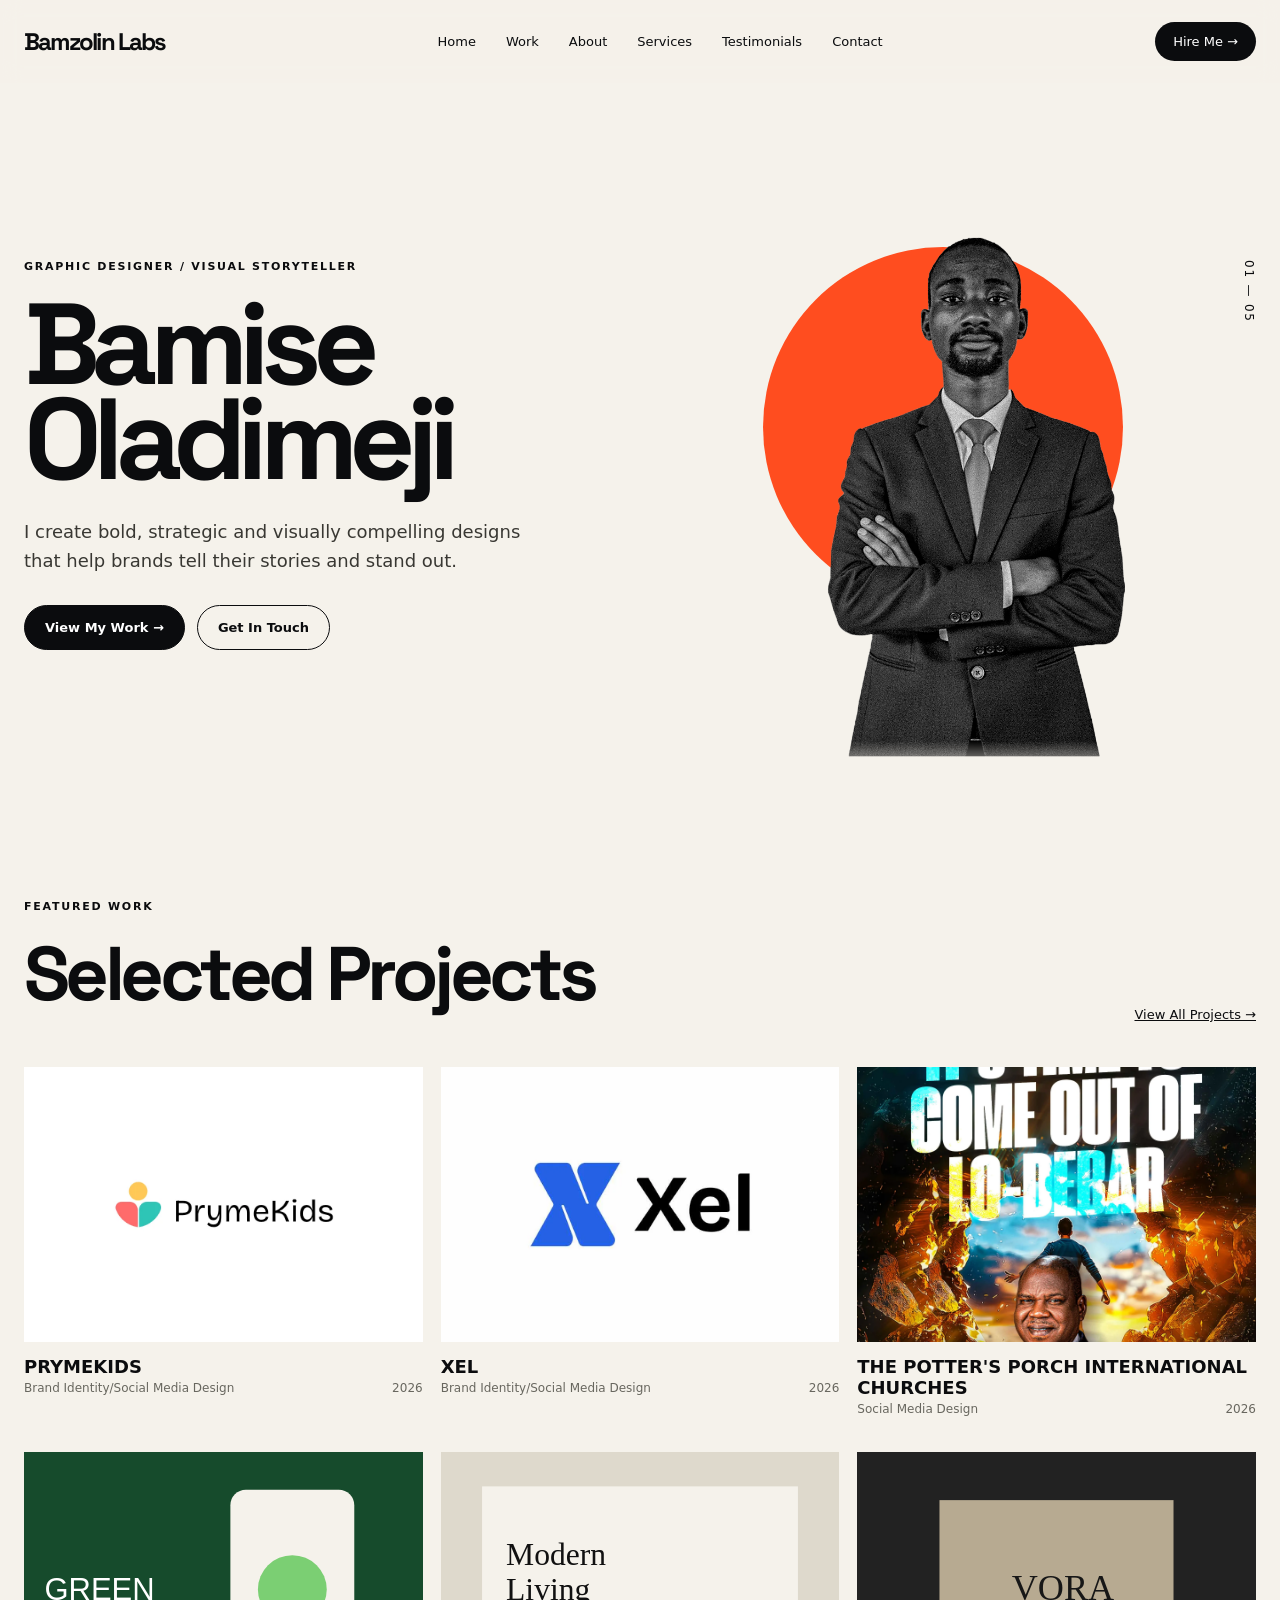
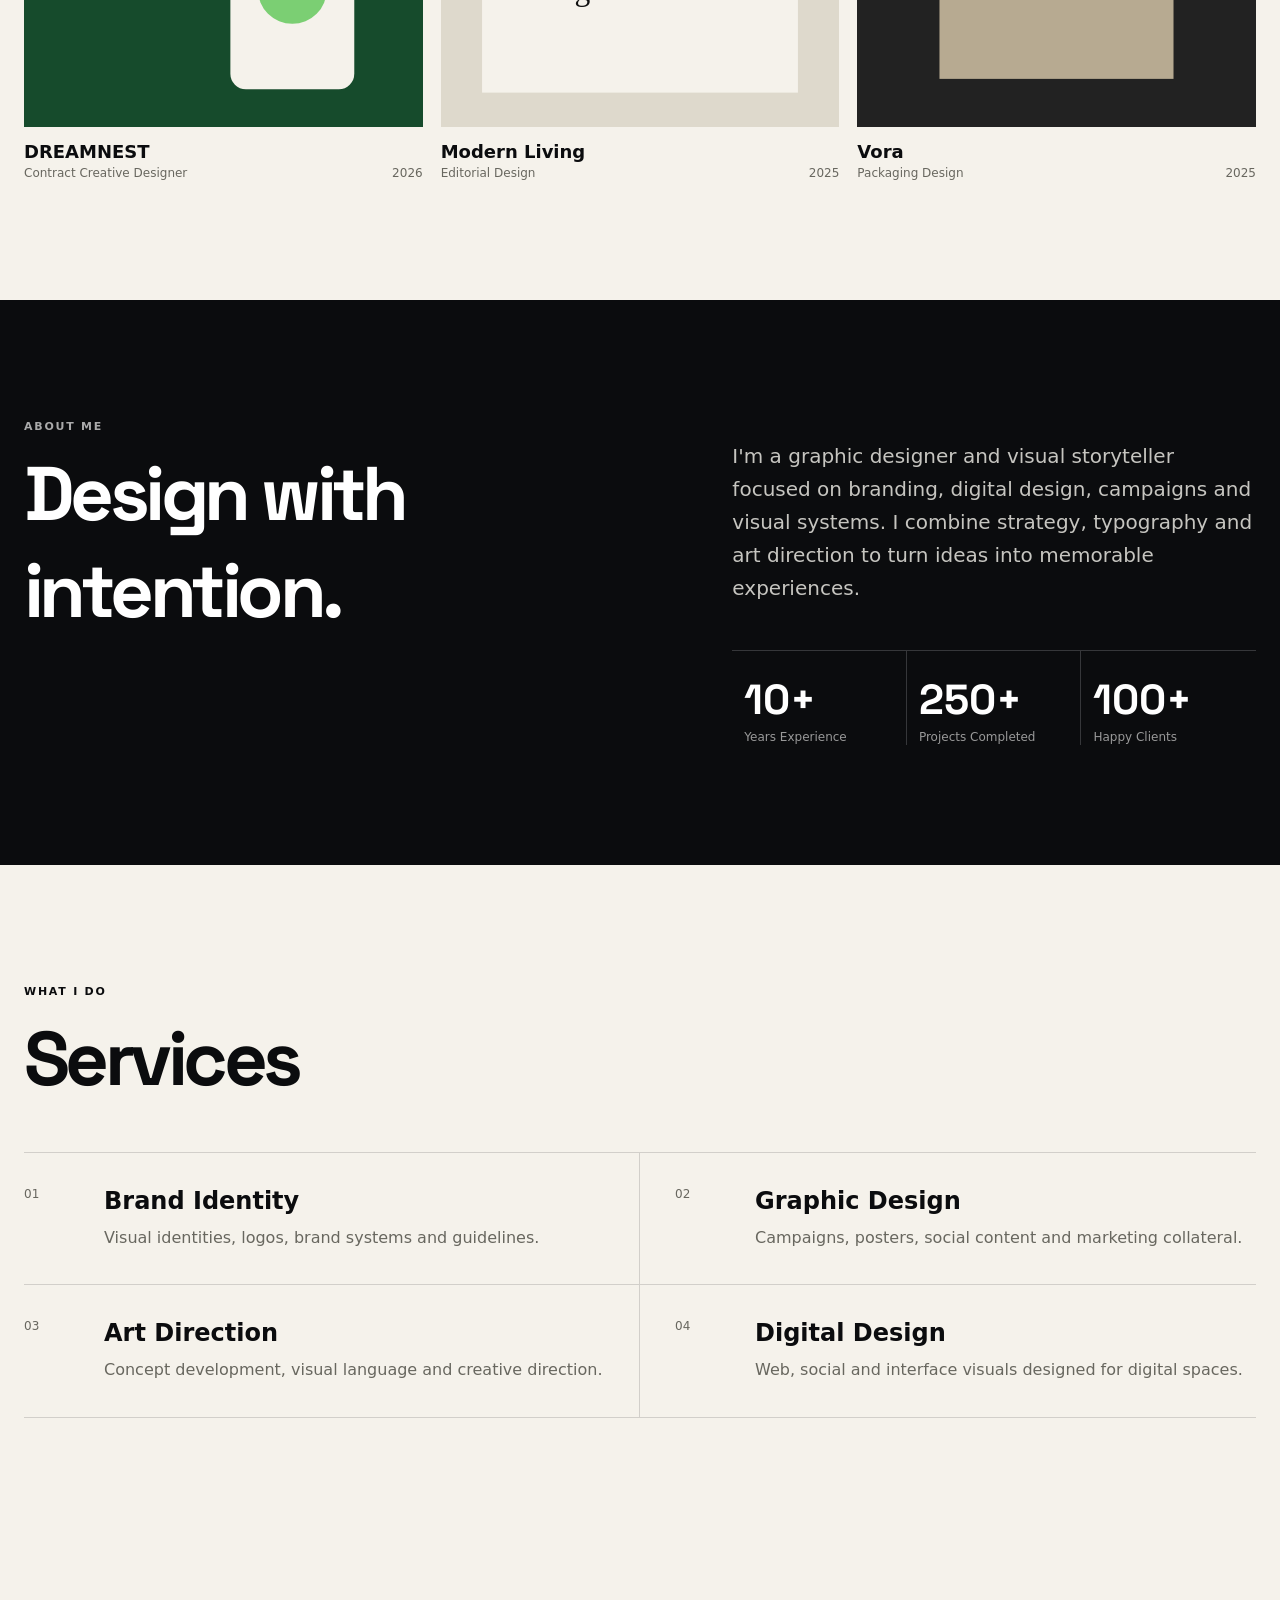
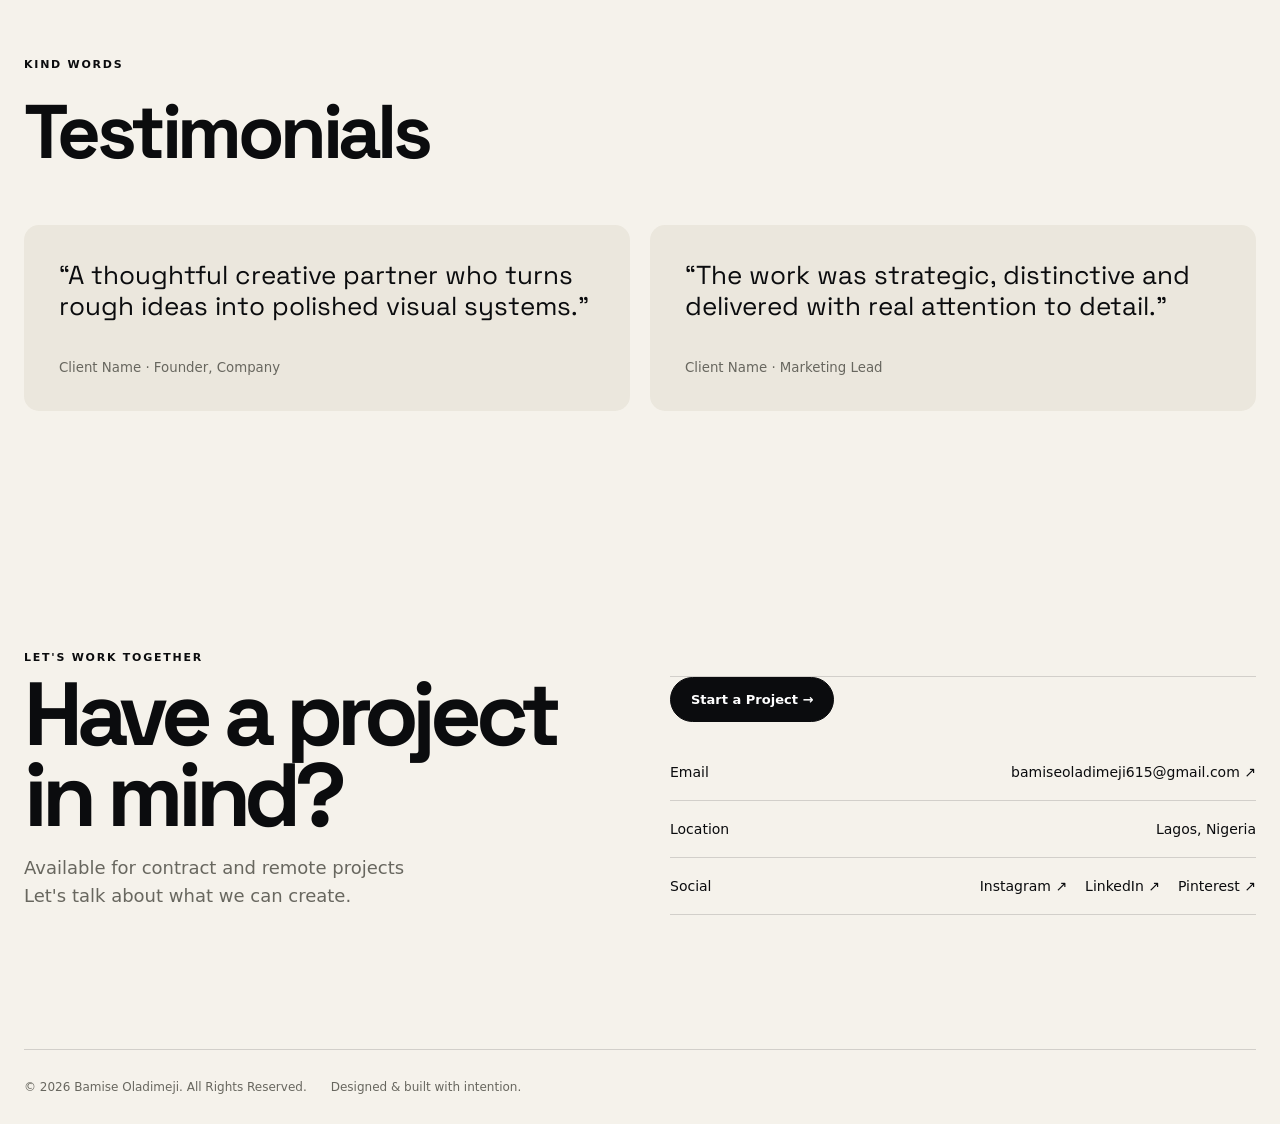
<file: index.html>
<!doctype html>
<html lang="en">
<head>
<meta charset="utf-8">
<meta name="viewport" content="width=device-width, initial-scale=1">
<meta name="description" content="Graphic designer portfolio"><meta property="og:type" content="website">
<title>Portfolio</title>
<link rel="preconnect" href="https://fonts.googleapis.com">
<link rel="preconnect" href="https://fonts.gstatic.com" crossorigin>
<link href="https://fonts.googleapis.com/css2?family=DM+Sans:wght@400;500;600;700&family=Space+Grotesk:wght@400;500;600;700&display=swap" rel="stylesheet">
<link rel="stylesheet" href="style.css">
</head>
<body>
<a class="skip-link" href="#main-content">Skip to content</a>
<div id="app"></div>
<script src="js/site.js"></script>
</body>
</html>
</file>
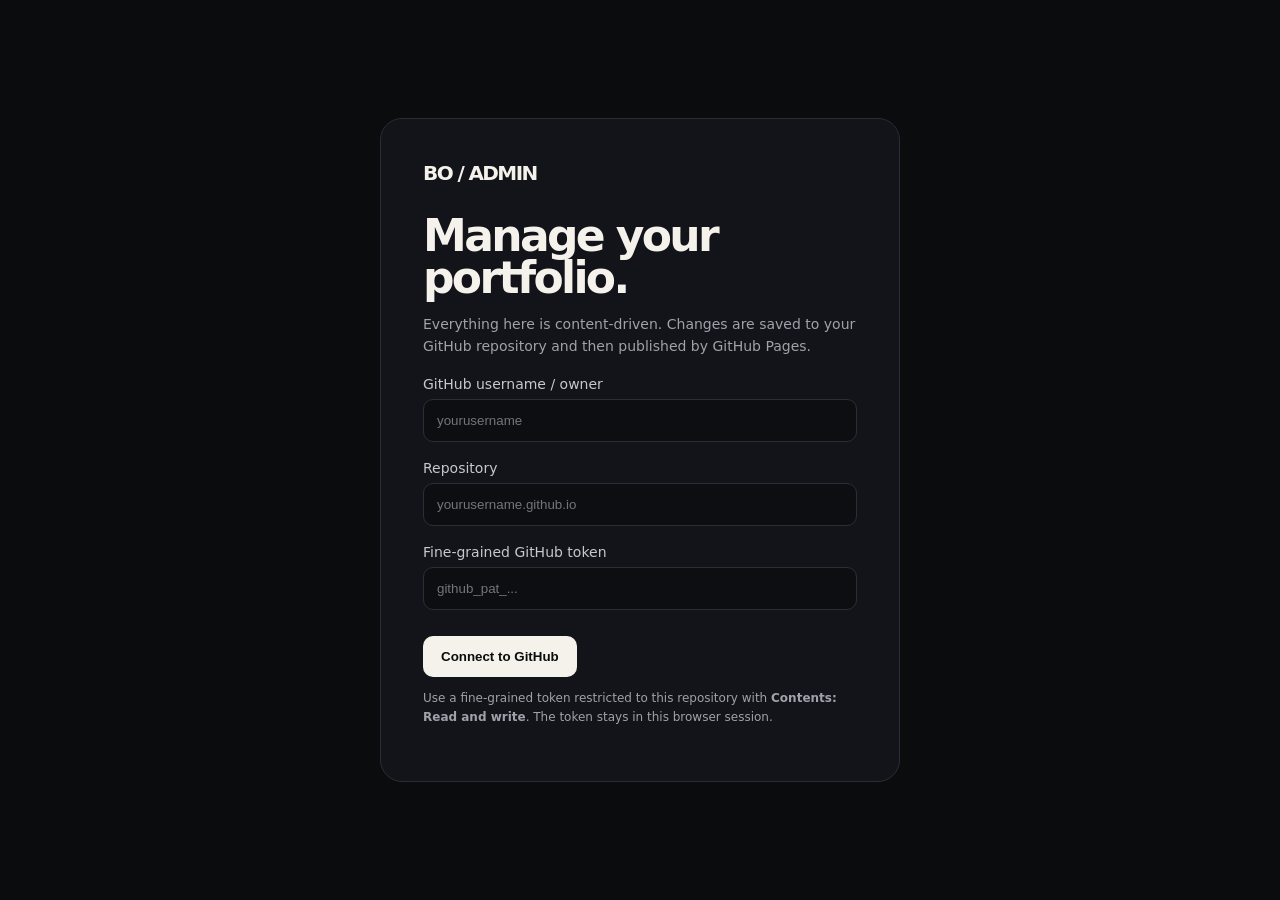
<file: admin.html>
<!doctype html>
<html lang="en">
<head>
<meta charset="utf-8"><meta name="viewport" content="width=device-width,initial-scale=1">
<title>Portfolio Admin</title><link rel="stylesheet" href="admin.css">
</head>
<body>
<div id="login" class="screen"><div class="login-card">
  <div class="brand">BO / ADMIN</div><h1>Manage your portfolio.</h1>
  <p>Everything here is content-driven. Changes are saved to your GitHub repository and then published by GitHub Pages.</p>
  <label>GitHub username / owner<input id="owner" placeholder="yourusername"></label>
  <label>Repository<input id="repo" placeholder="yourusername.github.io"></label>
  <label>Fine-grained GitHub token<input id="token" type="password" placeholder="github_pat_..."></label>
  <button id="connect">Connect to GitHub</button>
  <p class="hint">Use a fine-grained token restricted to this repository with <b>Contents: Read and write</b>. The token stays in this browser session.</p>
</div></div>

<div id="dashboard" class="hidden">
  <aside>
    <div class="brand">BO / ADMIN</div>
    <nav>
      <button data-tab="overview" class="active">Overview</button>
      <button data-tab="site">Homepage</button>
      <button data-tab="projects">Projects</button>
      <button data-tab="clients">Client Portal</button>
      <button type="button" data-tab="testimonials">Testimonials</button>
      <button data-tab="footer">Footer</button>
      <button data-tab="about">About</button>
      <button data-tab="services">Services</button>
      <button data-tab="navigation">Navigation</button>
      <button data-tab="socials">Social Links</button>
      <button data-tab="theme">Appearance</button>
      <button data-tab="seo">SEO & Contact</button>
      <button data-tab="visibility">Section Visibility</button>
      <button data-tab="advanced">Advanced JSON</button>
    </nav>
    <a class="view" href="index.html" target="_blank">View Website ↗</a>
    <button id="logout" class="logout">Disconnect</button>
  </aside>
  <main>
    <header><div><div class="eyebrow">Control Center</div><h1 id="pageTitle">Overview</h1></div><button id="save" class="save">Save to GitHub</button></header>
    <div id="notice" class="notice hidden"></div>
    <section id="panel"></section>
  </main>
</div>
<script src="js/admin.js"></script>
</body></html>
</file>
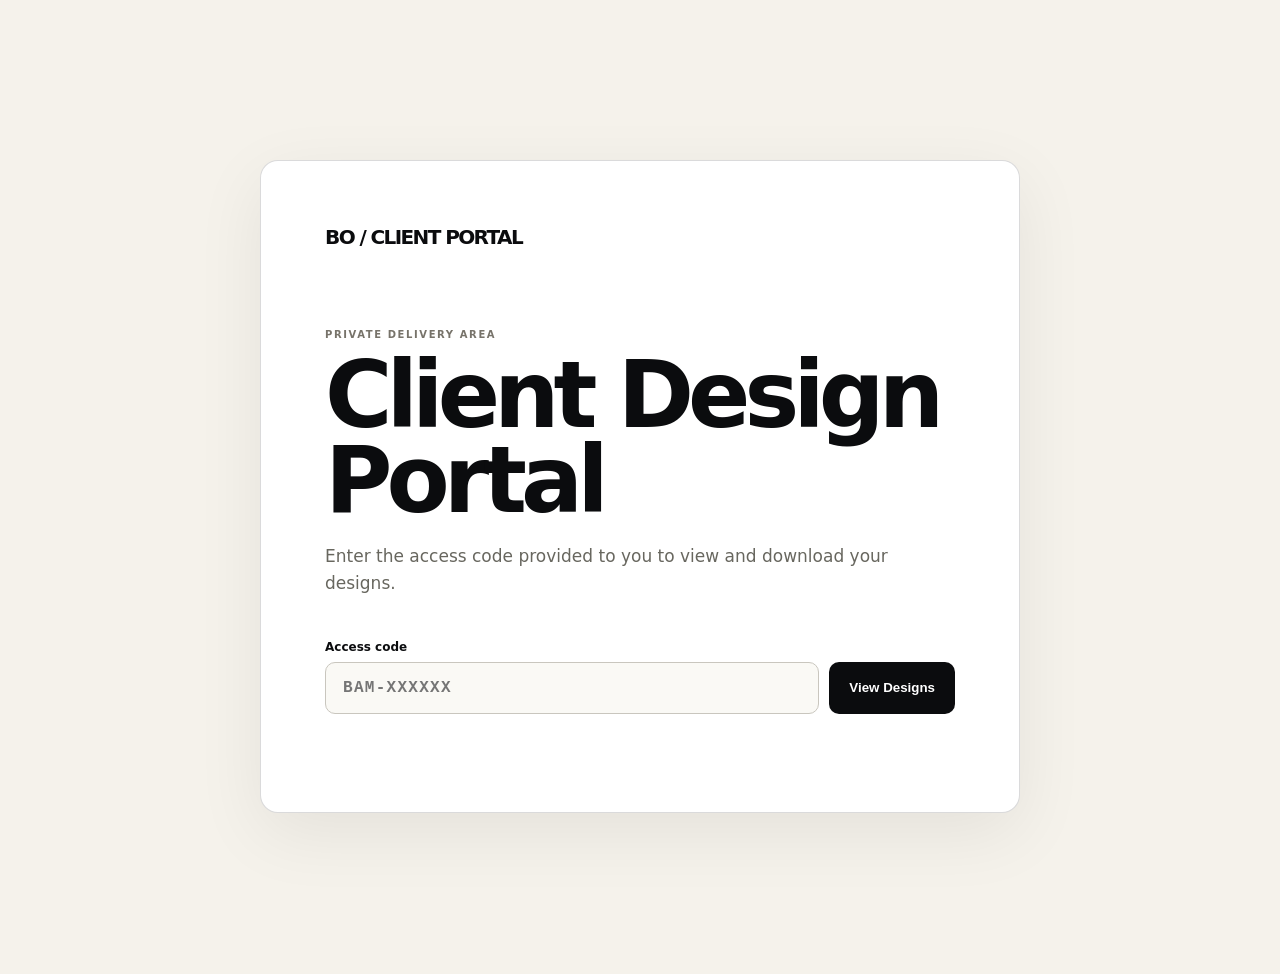
<file: client-portal.html>
<!doctype html>
<html lang="en">
<head>
<meta charset="utf-8">
<meta name="viewport" content="width=device-width,initial-scale=1">
<title>Client Design Portal</title>
<link rel="stylesheet" href="client-portal.css">
</head>
<body>
<main class="portal-shell">
  <section class="portal-card" id="gate">
    <div class="brand">BO / CLIENT PORTAL</div>
    <div class="eyebrow">Private delivery area</div>
    <h1 id="portalTitle">Client Design Portal</h1>
    <p id="portalIntro">Enter the access code provided to you to view and download your designs.</p>
    <form id="codeForm" class="code-form">
      <label for="accessCode">Access code</label>
      <div class="code-row"><input id="accessCode" autocomplete="off" autocapitalize="characters" spellcheck="false" placeholder="BAM-XXXXXX" required><button type="submit">View Designs</button></div>
      <div id="message" class="message" aria-live="polite"></div>
    </form>
  </section>

  <section class="client-page hidden" id="clientPage">
    <div class="client-top">
      <div>
        <div class="eyebrow">Client delivery</div>
        <h1 id="clientName"></h1>
        <p id="clientProject" class="project-name"></p>
      </div>
      <button class="back" id="changeCode" type="button">Change code</button>
    </div>
    <p id="clientDescription" class="description"></p>
    <div id="files" class="files"></div>
  </section>
</main>
<script src="js/client-portal.js"></script>
</body>
</html>
</file>
<file: style.css>
:root{--ink:#0b0c0e;--paper:#f5f2eb;--muted:#68675f;--line:rgba(11,12,14,.15);--accent:#ff4d1f;--white:#fff;--max:1240px;--radius:999px;--card-radius:15px;--image-radius:0px;--body-font:"DM Sans",system-ui,sans-serif;--heading-font:"Space Grotesk",system-ui,sans-serif;--image-filter:grayscale(1)}
*{box-sizing:border-box}html{scroll-behavior:smooth}body{margin:0;background:var(--paper);color:var(--ink);font-family:var(--body-font)}a{color:inherit;text-decoration:none}button{font:inherit}
.container{width:min(calc(100% - 48px),var(--max));margin:auto}.nav{position:fixed;z-index:20;top:0;left:0;right:0;padding:22px 0;mix-blend-mode:normal;background:linear-gradient(var(--paper),transparent)}.nav-inner{display:flex;align-items:center;justify-content:space-between}.logo{font-family:var(--heading-font);font-weight:700;font-size:24px;letter-spacing:-.08em}.links{display:flex;gap:30px;font-size:13px}.links a:hover{text-decoration:underline}.hire{background:var(--ink);color:white;padding:12px 18px;border-radius:var(--radius);font-size:13px}
.hero{min-height:760px;padding-top:130px;display:grid;grid-template-columns:1fr .9fr;gap:50px;align-items:center}.eyebrow{text-transform:uppercase;letter-spacing:.16em;font-size:11px;font-weight:700}.hero h1{font-family:var(--heading-font);font-size:clamp(72px,9vw,142px);line-height:.83;letter-spacing:-.075em;margin:24px 0 30px;max-width:800px}.hero p{max-width:500px;font-size:18px;line-height:1.6;color:#393833}.actions{display:flex;gap:12px;margin-top:30px}.btn{display:inline-flex;align-items:center;gap:10px;border:1px solid var(--ink);padding:14px 20px;border-radius:var(--radius);font-size:13px;font-weight:700}.btn.primary{background:var(--ink);color:#fff}.hero-art{position:relative;min-height:580px;display:flex;align-items:center;justify-content:center;isolation:isolate}.hero-art:before{content:"";position:absolute;width:360px;height:360px;background:var(--accent);border-radius:50%;left:12%;top:18%;z-index:0}.hero-art img{position:relative;z-index:1;width:min(100%,520px);max-height:650px;object-fit:contain;filter:var(--image-filter);mix-blend-mode:normal;mask-image:linear-gradient(to bottom,transparent 0%,#000 4%,#000 94%,transparent 100%),linear-gradient(to right,transparent 0%,#000 3%,#000 97%,transparent 100%);mask-composite:intersect;-webkit-mask-image:linear-gradient(to bottom,transparent 0%,#000 4%,#000 94%,transparent 100%),linear-gradient(to right,transparent 0%,#000 3%,#000 97%,transparent 100%);-webkit-mask-composite:source-in}.side-index{position:absolute;right:0;top:20%;font-size:12px;writing-mode:vertical-rl;letter-spacing:.15em}
.section{padding:120px 0}.section-head{display:flex;justify-content:space-between;align-items:end;margin-bottom:45px}.section h2{font-family:var(--heading-font);font-size:clamp(42px,6vw,76px);letter-spacing:-.06em;margin:12px 0 0}.small-link{font-size:13px;text-decoration:underline}.grid{display:grid;grid-template-columns:repeat(3,1fr);gap:36px 18px}.project-img{aspect-ratio:1.45;overflow:hidden;background:#ddd}.project-img img{width:100%;height:100%;object-fit:cover;border-radius:var(--image-radius);transition:transform .6s cubic-bezier(.2,.8,.2,1)}.project:hover img{transform:scale(1.045)}.project-title{font-size:18px;font-weight:700;margin:14px 0 4px}.project-meta{font-size:12px;color:var(--muted);display:flex;justify-content:space-between}
.dark{background:var(--ink);color:white}.dark .muted{color:#aaa}.about{display:grid;grid-template-columns:1.2fr 1fr;gap:80px;align-items:start}.about h2{max-width:800px}.about p{font-size:20px;line-height:1.65;color:#c6c5c0;max-width:650px}.stats{display:grid;grid-template-columns:repeat(3,1fr);border-top:1px solid #36373a;margin-top:45px}.stat{padding:22px 12px 0;border-right:1px solid #36373a}.stat:last-child{border:0}.stat strong{display:block;font-family:var(--heading-font);font-size:42px}.stat span{color:#999;font-size:12px}
.services{display:grid;grid-template-columns:repeat(2,1fr);border-top:1px solid var(--line)}.service{padding:34px 0;border-bottom:1px solid var(--line);display:grid;grid-template-columns:60px 1fr;gap:20px}.service:nth-child(odd){border-right:1px solid var(--line);padding-right:35px}.service:nth-child(even){padding-left:35px}.service-no{font-size:12px;color:var(--muted)}.service h3{margin:0 0 10px;font-size:24px}.service p{margin:0;color:var(--muted);line-height:1.6}
.quote-grid{display:grid;grid-template-columns:repeat(2,1fr);gap:20px}.quote{background:#ebe7dd;padding:35px;border-radius:var(--card-radius)}.quote blockquote{font-family:var(--heading-font);font-size:26px;line-height:1.2;margin:0 0 35px}.quote small{color:var(--muted)}
.contact{display:grid;grid-template-columns:1fr 1fr;gap:60px}.contact h2{font-size:clamp(52px,7vw,100px);margin:10px 0;line-height:.9;letter-spacing:-.07em}.contact-copy{color:var(--muted);font-size:18px;line-height:1.6}.contact-list{border-top:1px solid var(--line);margin-top:25px}.contact-row{display:flex;justify-content:space-between;padding:20px 0;border-bottom:1px solid var(--line);font-size:14px}.footer{padding:30px 0;border-top:1px solid var(--line);display:flex;justify-content:space-between;font-size:12px;color:var(--muted)}
.reveal{opacity:0;transform:translateY(20px);transition:opacity .7s,transform .7s}.reveal.show{opacity:1;transform:none}
@media(max-width:800px){.links{display:none}.hero{grid-template-columns:1fr;min-height:auto;padding-top:120px}.hero-art{min-height:430px}.grid{grid-template-columns:1fr}.about,.contact{grid-template-columns:1fr;gap:35px}.services,.quote-grid{grid-template-columns:1fr}.service:nth-child(odd){border-right:0;padding-right:0}.service:nth-child(even){padding-left:0}.section{padding:80px 0}.container{width:min(calc(100% - 30px),var(--max))}}
.logo-image{width:16px;height:16px;display:block;object-fit:contain}.hero.no-portrait{grid-template-columns:1fr;max-width:1000px}.footer>div{display:flex;gap:24px;align-items:center}.footer-right{display:flex;gap:24px;align-items:center}.footer-right nav,.footer-socials{display:flex;gap:16px;flex-wrap:wrap}.footer-right a{font-size:12px}.footer-text{color:var(--muted)}
@media(max-width:800px){.footer,.footer>div,.footer-right{flex-direction:column;align-items:flex-start;gap:12px}.footer-right nav{display:none}}
.project{cursor:pointer}.project:focus-visible{outline:2px solid var(--accent);outline-offset:5px}
.project-modal{position:fixed;inset:0;z-index:100;display:none}.project-modal.open{display:block}.project-modal-backdrop{position:absolute;inset:0;background:rgba(11,12,14,.78);backdrop-filter:blur(8px)}.project-modal-panel{position:relative;z-index:1;width:min(1180px,calc(100% - 30px));height:min(92vh,900px);margin:4vh auto;background:var(--paper);overflow:auto;padding:34px}.project-modal-close{position:absolute;right:18px;top:14px;border:0;background:transparent;font-size:36px;line-height:1;cursor:pointer}.project-modal-top{display:flex;justify-content:space-between;align-items:flex-end;gap:30px;padding:20px 35px 35px 0}.project-modal-top h2{font-family:var(--heading-font);font-size:clamp(42px,6vw,78px);line-height:.9;letter-spacing:-.06em;margin:12px 0}.project-modal-top p{max-width:680px;color:var(--muted);line-height:1.6;margin:0}.project-gallery{display:grid;grid-template-columns:repeat(2,minmax(0,1fr));gap:22px}.gallery-item{margin:0}.gallery-item img{display:block;width:100%;max-height:720px;object-fit:contain;background:#e8e4db;border-radius:var(--image-radius)}.gallery-item figcaption{font-size:12px;color:var(--muted);padding:10px 0 4px}.modal-open{overflow:hidden}
@media(max-width:800px){.project-modal-panel{padding:24px 18px;margin:2vh auto;height:96vh}.project-modal-top{flex-direction:column;align-items:flex-start;padding-right:20px}.project-gallery{grid-template-columns:1fr}.project-modal-close{right:10px;top:8px}}
.quote-photo{width:58px;height:58px;border-radius:50%;object-fit:cover;display:block;margin-bottom:22px;filter:grayscale(1)}


/* V7 polish */
.nav{backdrop-filter:blur(10px);background:color-mix(in srgb,var(--paper) 86%,transparent)}
.menu-toggle,.mobile-links{display:none}.social-inline{display:flex;gap:18px;flex-wrap:wrap}.contact-cta{padding:0 0 22px}.case-study-details{display:grid;grid-template-columns:repeat(2,minmax(0,1fr));gap:1px;background:var(--line);margin:0 0 34px}.case-block{background:var(--paper);padding:24px}.case-block p{margin:8px 0 0;line-height:1.65;color:var(--muted)}.gallery-cover{grid-column:1/-1}.project-nav{display:flex;justify-content:space-between;border-top:1px solid var(--line);margin-top:30px;padding-top:20px}.project-nav button{border:0;background:transparent;font-weight:700;cursor:pointer}.project-nav button:hover{text-decoration:underline}.project-modal-top{border-bottom:1px solid var(--line)}
@media(max-width:800px){.nav-inner .hire{display:none}.menu-toggle{display:block;border:0;background:transparent;font-size:22px;cursor:pointer;margin-left:auto;margin-right:14px}.mobile-links{position:absolute;left:15px;right:15px;top:72px;background:var(--paper);border:1px solid var(--line);padding:15px;box-shadow:0 12px 30px rgba(0,0,0,.08)}.mobile-links.open{display:flex;flex-direction:column;gap:16px}.case-study-details{grid-template-columns:1fr}.gallery-cover{grid-column:auto}.project-nav{font-size:13px}}

/* V8 production polish */
.skip-link{position:fixed;left:16px;top:-60px;z-index:300;background:var(--ink);color:#fff;padding:12px 16px;border-radius:8px}.skip-link:focus{top:16px}.menu-toggle:focus-visible,.project-modal-close:focus-visible,.project-nav button:focus-visible,.btn:focus-visible,.nav a:focus-visible{outline:2px solid var(--accent);outline-offset:4px}.mobile-links a{padding:8px 4px}.project-img img,.gallery-item img,.quote-photo{background:#e8e4db}.muted{color:var(--muted)}[hidden]{display:none!important}@media(max-width:520px){.container{width:min(calc(100% - 24px),var(--max))}.hero h1{font-size:clamp(54px,16vw,82px)}.hero p{font-size:16px}.hero-art:before{width:260px;height:260px}.hero-art{min-height:340px}.section-head{align-items:flex-start;gap:18px;flex-direction:column}.contact h2{font-size:clamp(48px,15vw,76px)}.project-modal-top h2{font-size:clamp(42px,13vw,68px)}.case-block{padding:18px}.project-gallery{gap:16px}.project-modal-panel{width:calc(100% - 12px);padding:22px 14px}}
@media(prefers-reduced-motion:reduce){html{scroll-behavior:auto}.reveal{opacity:1;transform:none;transition:none}.project-img img{transition:none}.project:hover img{transform:none}}
</file>
<file: admin.css>
*{box-sizing:border-box}body{margin:0;background:#0b0c0e;color:#f5f2eb;font:14px system-ui,sans-serif}.hidden{display:none!important}.screen{min-height:100vh;display:grid;place-items:center}.login-card{width:min(520px,calc(100% - 30px));background:#121419;border:1px solid #2a2d33;padding:42px;border-radius:22px}.brand{font-weight:800;letter-spacing:-.08em;font-size:20px}.login-card h1{font-size:44px;letter-spacing:-.06em;line-height:.95;margin:30px 0 14px}.login-card p{color:#9fa2aa;line-height:1.6}.login-card label{display:block;color:#c6c8ce;margin:18px 0 6px}.login-card input,.field input,.field textarea,.field select{display:block;width:100%;background:#0c0e12;border:1px solid #2b2e35;color:#fff;padding:13px;border-radius:10px;margin-top:7px;outline:none}.login-card button,.save{border:0;background:#f5f2eb;color:#0b0c0e;padding:13px 18px;border-radius:10px;font-weight:800;cursor:pointer;margin-top:20px}.hint{font-size:12px!important}.dashboard{}aside{position:fixed;inset:0 auto 0 0;width:245px;border-right:1px solid #25282e;padding:28px;display:flex;flex-direction:column;overflow:auto}aside nav{display:grid;gap:5px;margin-top:38px}aside nav button,.logout{background:none;border:0;color:#9da0a8;text-align:left;padding:11px 12px;border-radius:8px;cursor:pointer}aside nav button.active,aside nav button:hover{background:#191c22;color:#fff}.view{margin-top:auto;color:#fff;text-decoration:none;padding:12px 0}.logout{border-top:1px solid #25282e;padding-top:18px;margin-top:8px}main{margin-left:245px;padding:36px 45px;max-width:1450px}header{display:flex;justify-content:space-between;align-items:end;border-bottom:1px solid #25282e;padding-bottom:25px}h1{font-size:50px;letter-spacing:-.06em;margin:8px 0 0}.eyebrow{font-size:10px;text-transform:uppercase;letter-spacing:.16em;color:#888c96}.save{margin:0;background:#ff4d1f;color:#fff}.card{background:#121419;border:1px solid #25282e;border-radius:15px;padding:25px;margin-top:22px}.card h2{margin-top:0}.card h3{margin-top:28px}.stats{display:grid;grid-template-columns:repeat(4,1fr);gap:15px}.stat{background:#121419;border:1px solid #25282e;padding:20px;border-radius:15px}.stat b{display:block;font-size:32px;margin-top:8px}.field{margin:15px 0}.field label{display:block;color:#aeb1b8;margin-bottom:7px}.field textarea{min-height:120px;resize:vertical}.two{display:grid;grid-template-columns:1fr 1fr;gap:15px}.muted{color:#8f929b;font-size:12px;line-height:1.6}.edit,.danger,.secondary{background:#242831;color:#fff;border:0;padding:9px 12px;border-radius:8px;cursor:pointer}.danger{background:#5b2424}.secondary{background:#333842}.actions{display:flex;gap:8px;flex-wrap:wrap}.project-card,.testimonial-card{border:1px solid #2a2d33;border-radius:12px;padding:18px;margin:14px 0;background:#0e1014}.project-head,.item-head{display:flex;justify-content:space-between;gap:15px;align-items:center}.project-row{display:grid;grid-template-columns:90px 1fr auto;gap:15px;align-items:center}.thumb{width:90px;height:60px;object-fit:cover;background:#222;border-radius:7px}.preview{display:flex;align-items:center;gap:15px}.preview img{max-width:180px;max-height:100px;object-fit:contain;background:#222;border-radius:8px;padding:5px}.upload{display:flex;gap:8px;align-items:center;flex-wrap:wrap}.upload input[type=file]{max-width:260px}.check{display:flex;gap:9px;align-items:center;color:#c6c8ce}.check input{width:17px;height:17px}.notice{margin-top:18px;padding:12px 14px;border:1px solid #2a2d33;background:#121419;border-radius:10px;color:#cfd1d6}.notice.good{border-color:#315b3c}.notice.bad{border-color:#6a3232;color:#ffb6b6}.addbar{display:flex;justify-content:space-between;align-items:center;gap:15px}.json-editor{min-height:650px;font-family:ui-monospace,SFMono-Regular,monospace;font-size:12px}.small{font-size:11px;color:#7f838d}@media(max-width:800px){aside{position:static;width:auto;border-right:0;border-bottom:1px solid #25282e;max-height:none}main{margin:0;padding:20px}.stats{grid-template-columns:1fr 1fr}.two{grid-template-columns:1fr}h1{font-size:38px}.project-row{grid-template-columns:65px 1fr}.thumb{width:65px;height:50px}.project-row .actions{grid-column:1/-1}}
.gallery-admin{margin-top:24px;padding-top:24px;border-top:1px solid var(--line,#ddd)}.gallery-admin-item{display:grid;grid-template-columns:120px 1fr auto;gap:16px;align-items:center;padding:16px 0;border-top:1px solid var(--line,#ddd)}.gallery-admin-item:first-of-type{border-top:0}.gallery-admin-thumb{width:120px;height:90px;background:#eee;overflow:hidden}.gallery-admin-thumb img{width:100%;height:100%;object-fit:cover}.gallery-admin-fields{min-width:0}.gallery-admin-fields .field{margin-bottom:10px}.gallery-admin-item .danger{align-self:center}.preview img{max-width:180px;max-height:140px;object-fit:contain;background:#eee;padding:6px}.project-card{margin-top:22px}.project-card+.project-card{padding-top:22px;border-top:1px solid var(--line,#ddd)}
@media(max-width:760px){.gallery-admin-item{grid-template-columns:1fr}.gallery-admin-thumb{width:100%;height:180px}.gallery-admin-item .danger{justify-self:start}}
.testimonial-photo-preview img{width:64px;height:64px;border-radius:50%;object-fit:cover}

.service-admin,.nav-admin{border:1px solid #2a2d33;border-radius:12px;padding:18px;margin:14px 0;background:#0e1014}.reorder-row{border-top:1px solid #2a2d33;padding:12px 0}.reorder-row .actions{justify-content:flex-end}.nav-admin .item-head,.service-admin .item-head{margin-bottom:8px}.nav-admin .actions,.service-admin .actions{flex-wrap:nowrap}.service-admin .field:last-child,.nav-admin .field:last-child{margin-bottom:0}

/* Client portal admin */
.portal-status{margin-top:18px;padding:16px 18px;border-radius:10px;border:1px solid #2a2d33;display:flex;justify-content:space-between;gap:15px;flex-wrap:wrap}
.portal-status.is-on{border-color:#315b3c;background:#102017}.portal-status.is-off{border-color:#6a3232;background:#201214;color:#ffb6b6}
.client-card{border:1px solid #2a2d33;border-radius:14px;padding:20px;margin:16px 0;background:#0e1014}
.client-code{font-family:ui-monospace,SFMono-Regular,monospace;color:#ff7b5a;font-size:12px;margin-top:5px}
.client-code-row{display:flex;align-items:center;gap:9px;flex-wrap:wrap;padding:14px 0;border-top:1px solid #2a2d33;border-bottom:1px solid #2a2d33;margin:18px 0}
.client-code-row code{background:#080a0d;border:1px solid #2a2d33;border-radius:7px;padding:8px 10px;letter-spacing:.12em}
.client-files{margin-top:18px}.client-file{display:flex;justify-content:space-between;align-items:center;gap:12px;border-top:1px solid #2a2d33;padding:13px 0}.client-file div{display:flex;gap:10px;align-items:baseline;flex-wrap:wrap}.client-file span{color:#858995;font-size:11px}.file-button{display:inline-flex;align-items:center;cursor:pointer}.file-button.busy{opacity:.6;pointer-events:none}
</file>
<file: client-portal.css>
*{box-sizing:border-box}
:root{--ink:#0b0c0e;--paper:#f5f2eb;--muted:#68675f;--line:rgba(11,12,14,.15);--accent:#ff4d1f}
html,body{margin:0;min-height:100%;background:var(--paper);color:var(--ink);font-family:DM Sans,system-ui,sans-serif}
body{min-height:100vh}.hidden{display:none!important}
.portal-shell{width:min(calc(100% - 30px),1100px);margin:0 auto;padding:70px 0}
.portal-card,.client-page{background:#fff;border:1px solid var(--line);padding:clamp(28px,5vw,64px);border-radius:18px;box-shadow:0 20px 70px rgba(11,12,14,.07)}
.portal-card{max-width:760px;margin:10vh auto}
.brand{font-family:Space Grotesk,system-ui,sans-serif;font-weight:700;letter-spacing:-.08em;font-size:20px;margin-bottom:80px}
.eyebrow{text-transform:uppercase;letter-spacing:.16em;font-size:10px;font-weight:800;color:#77736a}
h1{font-family:Space Grotesk,system-ui,sans-serif;letter-spacing:-.065em;line-height:.92;font-size:clamp(48px,8vw,92px);margin:14px 0 20px}
p{line-height:1.6}.portal-card>p{max-width:600px;color:var(--muted);font-size:17px}
.code-form{margin-top:42px}.code-form label{display:block;font-size:12px;font-weight:700;margin-bottom:8px}
.code-row{display:grid;grid-template-columns:1fr auto;gap:10px}
input{width:100%;border:1px solid #c9c6be;background:#faf9f5;padding:16px 17px;border-radius:10px;font:600 16px ui-monospace,SFMono-Regular,monospace;letter-spacing:.08em;text-transform:uppercase;outline:none}
input:focus{border-color:var(--ink);box-shadow:0 0 0 3px rgba(255,77,31,.12)}
button{border:0;background:var(--ink);color:#fff;padding:16px 20px;border-radius:10px;font-weight:800;cursor:pointer}
button:hover{transform:translateY(-1px)}.message{min-height:22px;margin-top:12px;color:#a02e20;font-size:13px}
.client-top{display:flex;justify-content:space-between;gap:25px;align-items:flex-end;border-bottom:1px solid var(--line);padding-bottom:28px}
.client-top h1{font-size:clamp(44px,7vw,78px);margin-bottom:8px}.project-name{margin:0;color:var(--muted);font-weight:700}.back{background:transparent;color:var(--ink);border:1px solid var(--line);padding:11px 14px}
.description{max-width:720px;color:var(--muted);margin:25px 0 38px}
.files{display:grid;grid-template-columns:repeat(2,minmax(0,1fr));gap:18px}
.file-card{border:1px solid var(--line);border-radius:14px;overflow:hidden;background:#faf9f5}
.file-preview{aspect-ratio:1.45;background:#e8e4db;display:flex;align-items:center;justify-content:center;overflow:hidden}
.file-preview img{width:100%;height:100%;object-fit:cover}.file-icon{font-family:ui-monospace,SFMono-Regular,monospace;font-weight:800;font-size:26px;color:#77736a}
.file-info{padding:18px}.file-name{font-weight:800;word-break:break-word}.file-size{color:var(--muted);font-size:11px;margin-top:5px}
.download{display:inline-flex;margin-top:15px;padding:11px 14px;border-radius:999px;background:var(--ink);color:#fff;text-decoration:none;font-size:12px;font-weight:800}
.empty{border:1px dashed var(--line);padding:30px;color:var(--muted);grid-column:1/-1}
@media(max-width:700px){.portal-shell{padding:25px 0}.portal-card,.client-page{padding:25px}.brand{margin-bottom:55px}.code-row{grid-template-columns:1fr}.client-top{align-items:flex-start;flex-direction:column}.files{grid-template-columns:1fr}}
</file>
